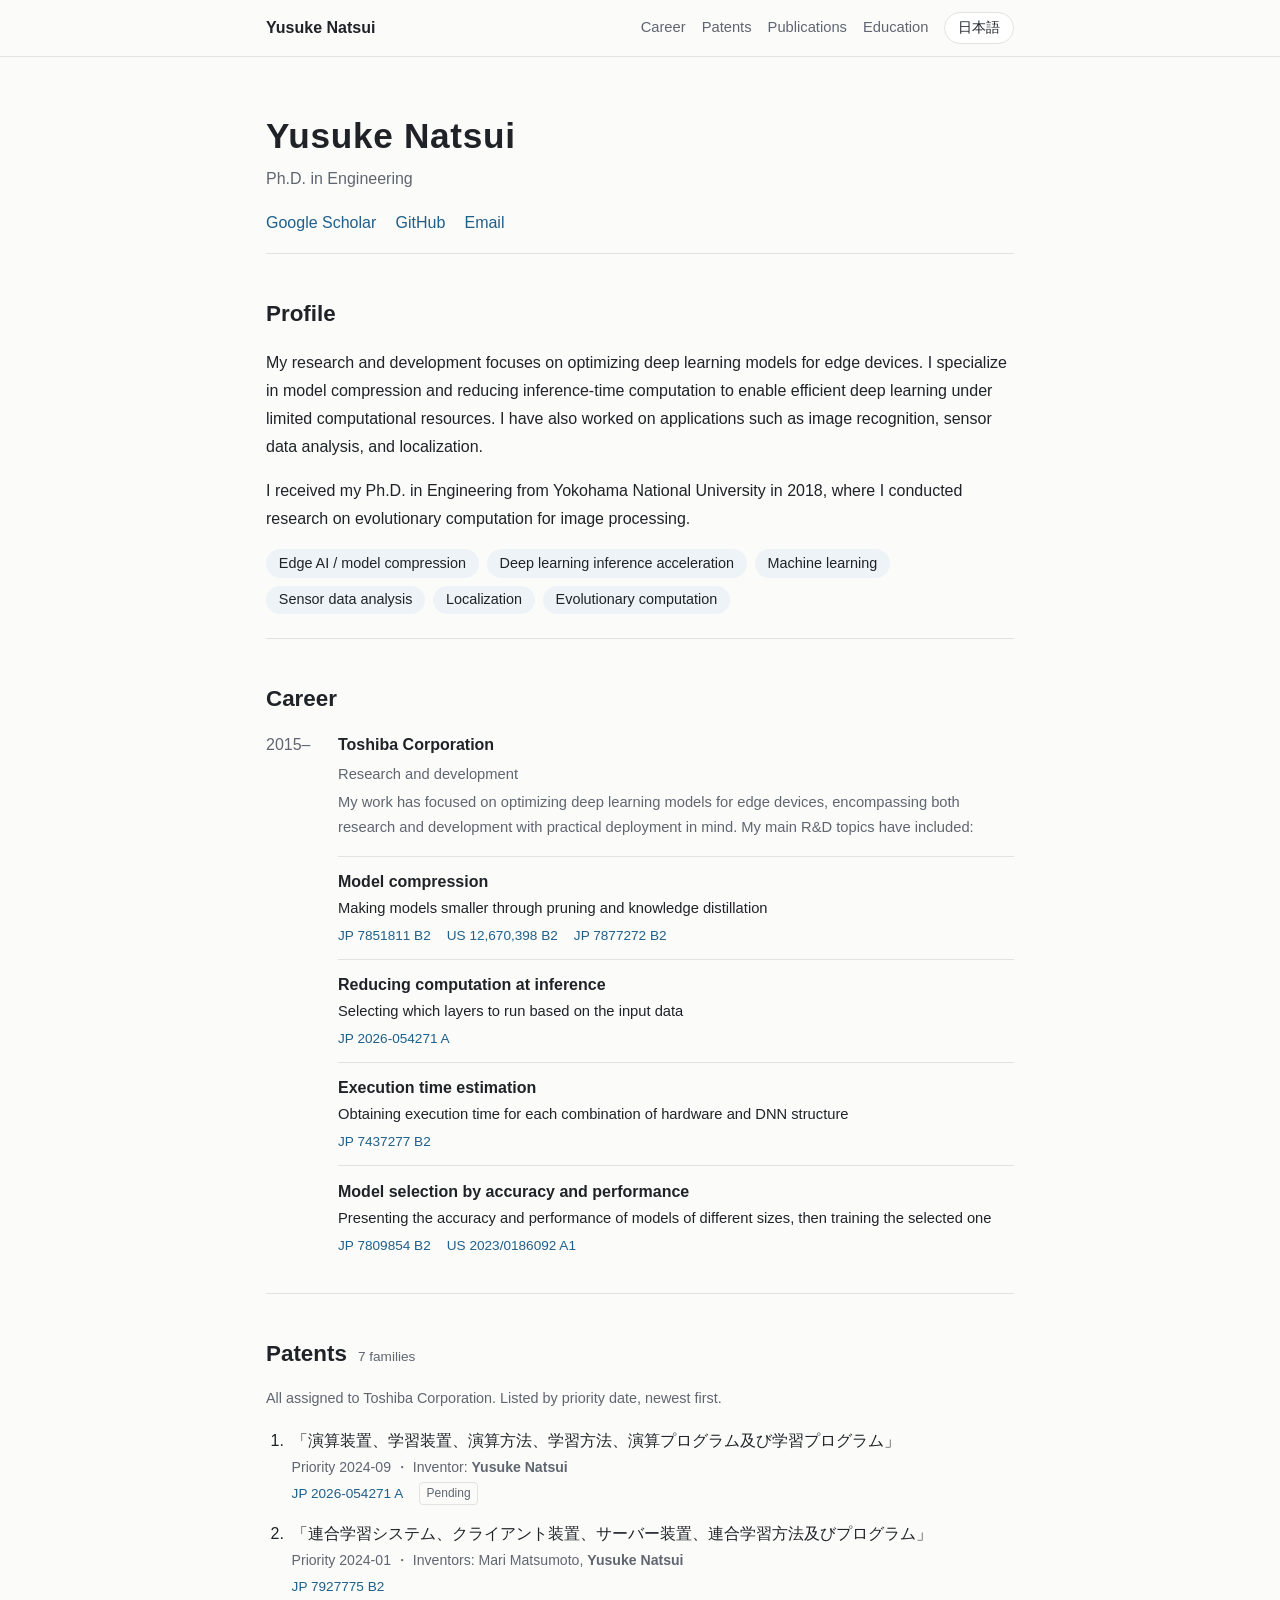
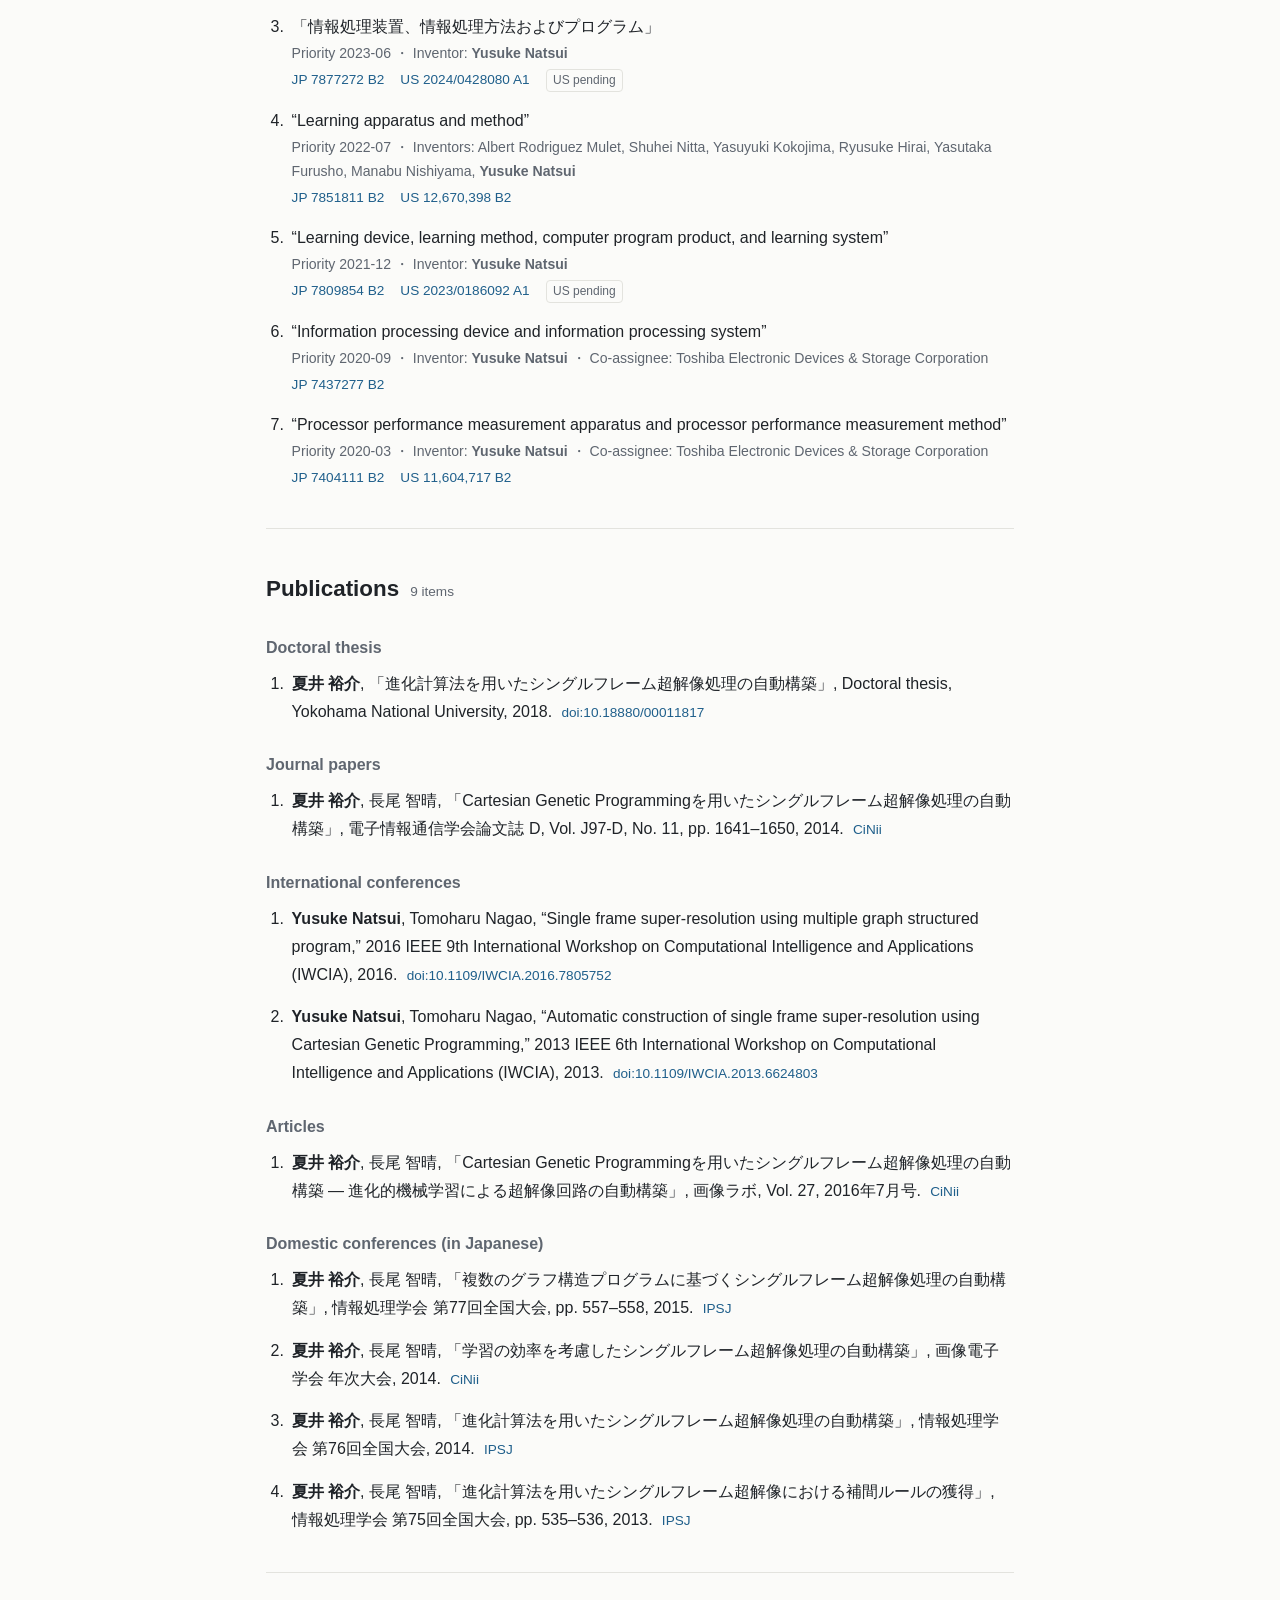
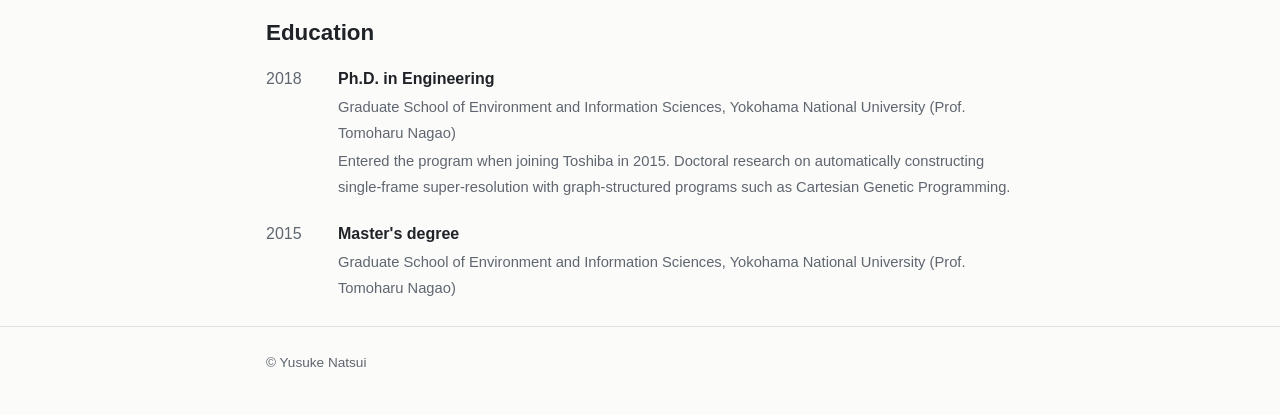
<file: index.html>
<!doctype html>
<html lang="ja" data-lang="ja">
<head>
  <meta charset="utf-8">
  <meta name="viewport" content="width=device-width, initial-scale=1">
  <title>夏井 裕介 | Yusuke Natsui</title>
  <meta name="description" content="夏井 裕介（Yusuke Natsui）のプロフィール、論文、特許 / Profile, publications and patents of Yusuke Natsui">
  <link rel="stylesheet" href="style.css">
  <script src="lang.js" defer></script>
</head>
<body>
  <header class="site-header">
    <div class="wrap header-inner">
      <a class="brand" href="#top">
        <span class="ja">夏井 裕介</span><span class="en">Yusuke Natsui</span>
      </a>
      <nav class="nav" aria-label="Sections">
        <a href="#career"><span class="ja">職歴</span><span class="en">Career</span></a>
        <a href="#patents"><span class="ja">特許</span><span class="en">Patents</span></a>
        <a href="#publications"><span class="ja">論文・発表</span><span class="en">Publications</span></a>
        <a href="#education"><span class="ja">学歴</span><span class="en">Education</span></a>
      </nav>
      <button class="lang-toggle" type="button" aria-label="Switch language / 言語切替">
        <span class="ja">English</span><span class="en">日本語</span>
      </button>
    </div>
  </header>

  <main id="top" class="wrap">
    <section class="hero">
      <h1>
        <span class="ja">夏井 裕介</span><span class="en">Yusuke Natsui</span>
      </h1>
      <p class="sub">
        <span class="ja">Yusuke Natsui ・ 博士（工学）</span>
        <span class="en">Ph.D. in Engineering</span>
      </p>
      <p class="links">
        <a href="https://scholar.google.com/citations?user=DrXEtKQAAAAJ">Google Scholar</a>
        <a href="https://github.com/nyatsui">GitHub</a>
        <a href="mailto:yusuke.natsui@gmail.com">Email</a>
      </p>
    </section>

    <section id="profile">
      <h2><span class="ja">プロフィール</span><span class="en">Profile</span></h2>
      <p class="ja">
        エッジ向け深層学習モデルの最適化を中心に、研究開発に取り組んでいます。特に、モデルの軽量化や推論時の演算量削減など、限られた計算資源で深層学習を効率的に動作させる技術を専門としています。また、画像認識やセンサデータ解析、自己位置推定など、応用分野の研究開発にも携わっています。
      </p>
      <p class="ja">
        横浜国立大学 大学院環境情報学府で進化計算を用いた画像処理を研究し、2018年に博士（工学）を取得しました。
      </p>
      <p class="en">
        My research and development focuses on optimizing deep learning models for edge devices. I specialize in
        model compression and reducing inference-time computation to enable efficient deep learning under limited
        computational resources. I have also worked on applications such as image recognition, sensor data analysis,
        and localization.
      </p>
      <p class="en">
        I received my Ph.D. in Engineering from Yokohama National University in 2018, where I conducted research on
        evolutionary computation for image processing.
      </p>
      <ul class="tags">
        <li><span class="ja">エッジAI・モデル軽量化</span><span class="en">Edge AI / model compression</span></li>
        <li><span class="ja">深層学習モデルの推論高速化</span><span class="en">Deep learning inference acceleration</span></li>
        <li><span class="ja">機械学習</span><span class="en">Machine learning</span></li>
        <li><span class="ja">センサデータ解析</span><span class="en">Sensor data analysis</span></li>
        <li><span class="ja">自己位置推定</span><span class="en">Localization</span></li>
        <li><span class="ja">進化計算</span><span class="en">Evolutionary computation</span></li>
      </ul>
    </section>

    <section id="career">
      <h2><span class="ja">職歴</span><span class="en">Career</span></h2>
      <ul class="timeline">
        <li>
          <span class="when">2015–</span>
          <div class="what">
            <strong class="org"><span class="ja">株式会社東芝</span><span class="en">Toshiba Corporation</span></strong>
            <span class="desc ja">研究開発</span>
            <span class="desc en">Research and development</span>
            <p class="desc ja">エッジ向け深層学習モデルの最適化を中心に、研究開発に従事してきました。研究だけでなく、実際の機器への適用を見据えた開発にも携わっています。これまでの主な研究開発テーマは次のとおりです。</p>
            <p class="desc en">My work has focused on optimizing deep learning models for edge devices, encompassing both research and development with practical deployment in mind. My main R&amp;D topics have included:</p>
            <ul class="themes">
              <li>
                <strong><span class="ja">モデルの軽量化</span><span class="en">Model compression</span></strong>
                <span class="ja">プルーニングと知識蒸留によってモデルを小さくする手法</span>
                <span class="en">Making models smaller through pruning and knowledge distillation</span>
                <div class="nums">
                  <a href="https://patents.google.com/patent/JP7851811B2/ja">JP 7851811 B2</a>
                  <a href="https://patents.google.com/patent/US12670398B2/en">US 12,670,398 B2</a>
                  <a href="https://patents.google.com/patent/JP7877272B2/ja">JP 7877272 B2</a>
                </div>
              </li>
              <li>
                <strong><span class="ja">推論時の演算量削減</span><span class="en">Reducing computation at inference</span></strong>
                <span class="ja">入力データに応じて実行するレイヤーを選ぶ手法</span>
                <span class="en">Selecting which layers to run based on the input data</span>
                <div class="nums">
                  <a href="https://patents.google.com/patent/JP2026054271A/ja">JP 2026-054271 A</a>
                </div>
              </li>
              <li>
                <strong><span class="ja">実行時間の推定</span><span class="en">Execution time estimation</span></strong>
                <span class="ja">ハードウェアとDNN構造の組み合わせごとに実行時間を求める技術</span>
                <span class="en">Obtaining execution time for each combination of hardware and DNN structure</span>
                <div class="nums">
                  <a href="https://patents.google.com/patent/JP7437277B2/ja">JP 7437277 B2</a>
                </div>
              </li>
              <li>
                <strong><span class="ja">精度と性能に応じたモデル選択</span><span class="en">Model selection by accuracy and performance</span></strong>
                <span class="ja">サイズの異なるモデルの精度と性能を示し、選んだモデルを学習する仕組み</span>
                <span class="en">Presenting the accuracy and performance of models of different sizes, then training the selected one</span>
                <div class="nums">
                  <a href="https://patents.google.com/patent/JP7809854B2/ja">JP 7809854 B2</a>
                  <a href="https://patents.google.com/patent/US20230186092A1/en">US 2023/0186092 A1</a>
                </div>
              </li>
            </ul>
          </div>
        </li>
      </ul>
    </section>

    <section id="patents">
      <h2><span class="ja">特許</span><span class="en">Patents</span> <span class="count"><span class="ja">7件</span><span class="en">7 families</span></span></h2>
      <p class="note">
        <span class="ja">出願人はいずれも株式会社東芝です。優先日の新しい順に掲載しています。</span>
        <span class="en">All assigned to Toshiba Corporation. Listed by priority date, newest first.</span>
      </p>
      <ol class="refs patents">
        <li>
          「演算装置、学習装置、演算方法、学習方法、演算プログラム及び学習プログラム」
          <div class="meta">
            <span class="ja">優先日 2024年9月 ・ 発明者: <b>夏井 裕介</b></span>
            <span class="en">Priority 2024-09 ・ Inventor: <b>Yusuke Natsui</b></span>
          </div>
          <div class="nums">
            <a href="https://patents.google.com/patent/JP2026054271A/ja">JP 2026-054271 A</a>
            <span class="status"><span class="ja">出願中</span><span class="en">Pending</span></span>
          </div>
        </li>
        <li>
          「連合学習システム、クライアント装置、サーバー装置、連合学習方法及びプログラム」
          <div class="meta">
            <span class="ja">優先日 2024年1月 ・ 発明者: 松本 麻里, <b>夏井 裕介</b></span>
            <span class="en">Priority 2024-01 ・ Inventors: Mari Matsumoto, <b>Yusuke Natsui</b></span>
          </div>
          <div class="nums">
            <a href="https://www.j-platpat.inpit.go.jp/c1801/PU/JP-7927775/15/ja">JP 7927775 B2</a>
          </div>
        </li>
        <li>
          「情報処理装置、情報処理方法およびプログラム」
          <div class="meta">
            <span class="ja">優先日 2023年6月 ・ 発明者: <b>夏井 裕介</b></span>
            <span class="en">Priority 2023-06 ・ Inventor: <b>Yusuke Natsui</b></span>
          </div>
          <div class="nums">
            <a href="https://patents.google.com/patent/JP7877272B2/ja">JP 7877272 B2</a>
            <a href="https://patents.google.com/patent/US20240428080A1/en">US 2024/0428080 A1</a>
            <span class="status"><span class="ja">米国出願中</span><span class="en">US pending</span></span>
          </div>
        </li>
        <li>
          <span class="ja">「学習装置、方法およびプログラム」</span>
          <span class="en">“Learning apparatus and method”</span>
          <div class="meta">
            <span class="ja">優先日 2022年7月 ・ 発明者: ムレー アルベール ロドリゲス, 新田 修平, 爰島 快行, 平井 隆介, 古庄 泰隆, 西山 学, <b>夏井 裕介</b></span>
            <span class="en">Priority 2022-07 ・ Inventors: Albert Rodriguez Mulet, Shuhei Nitta, Yasuyuki Kokojima, Ryusuke Hirai, Yasutaka Furusho, Manabu Nishiyama, <b>Yusuke Natsui</b></span>
          </div>
          <div class="nums">
            <a href="https://patents.google.com/patent/JP7851811B2/ja">JP 7851811 B2</a>
            <a href="https://patents.google.com/patent/US12670398B2/en">US 12,670,398 B2</a>
          </div>
        </li>
        <li>
          <span class="ja">「学習装置、学習方法、学習プログラム、および学習システム」</span>
          <span class="en">“Learning device, learning method, computer program product, and learning system”</span>
          <div class="meta">
            <span class="ja">優先日 2021年12月 ・ 発明者: <b>夏井 裕介</b></span>
            <span class="en">Priority 2021-12 ・ Inventor: <b>Yusuke Natsui</b></span>
          </div>
          <div class="nums">
            <a href="https://patents.google.com/patent/JP7809854B2/ja">JP 7809854 B2</a>
            <a href="https://patents.google.com/patent/US20230186092A1/en">US 2023/0186092 A1</a>
            <span class="status"><span class="ja">米国出願中</span><span class="en">US pending</span></span>
          </div>
        </li>
        <li>
          <span class="ja">「情報処理装置及び情報処理システム」</span>
          <span class="en">“Information processing device and information processing system”</span>
          <div class="meta">
            <span class="ja">優先日 2020年9月 ・ 発明者: <b>夏井 裕介</b> ・ 共同出願人: 東芝デバイス＆ストレージ株式会社</span>
            <span class="en">Priority 2020-09 ・ Inventor: <b>Yusuke Natsui</b> ・ Co-assignee: Toshiba Electronic Devices &amp; Storage Corporation</span>
          </div>
          <div class="nums">
            <a href="https://patents.google.com/patent/JP7437277B2/ja">JP 7437277 B2</a>
          </div>
        </li>
        <li>
          <span class="ja">「プロセッサ性能測定装置」</span>
          <span class="en">“Processor performance measurement apparatus and processor performance measurement method”</span>
          <div class="meta">
            <span class="ja">優先日 2020年3月 ・ 発明者: <b>夏井 裕介</b> ・ 共同出願人: 東芝デバイス＆ストレージ株式会社</span>
            <span class="en">Priority 2020-03 ・ Inventor: <b>Yusuke Natsui</b> ・ Co-assignee: Toshiba Electronic Devices &amp; Storage Corporation</span>
          </div>
          <div class="nums">
            <a href="https://patents.google.com/patent/JP7404111B2/ja">JP 7404111 B2</a>
            <a href="https://patents.google.com/patent/US11604717B2/en">US 11,604,717 B2</a>
          </div>
        </li>
      </ol>
    </section>

    <section id="publications">
      <h2><span class="ja">論文・発表</span><span class="en">Publications</span> <span class="count"><span class="ja">9件</span><span class="en">9 items</span></span></h2>

      <h3><span class="ja">博士論文</span><span class="en">Doctoral thesis</span></h3>
      <ol class="refs">
        <li>
          <b>夏井 裕介</b>,
          「進化計算法を用いたシングルフレーム超解像処理の自動構築」,
          <span class="ja">博士論文, 横浜国立大学</span><span class="en">Doctoral thesis, Yokohama National University</span>, 2018.
          <a class="id" href="https://doi.org/10.18880/00011817">doi:10.18880/00011817</a>
        </li>
      </ol>

      <h3><span class="ja">論文誌</span><span class="en">Journal papers</span></h3>
      <ol class="refs">
        <li>
          <b>夏井 裕介</b>, 長尾 智晴,
          「Cartesian Genetic Programmingを用いたシングルフレーム超解像処理の自動構築」,
          電子情報通信学会論文誌 D, Vol. J97-D, No. 11, pp. 1641–1650, 2014.
          <a class="id" href="https://cir.nii.ac.jp/crid/1010000782283412242">CiNii</a>
        </li>
      </ol>

      <h3><span class="ja">国際会議</span><span class="en">International conferences</span></h3>
      <ol class="refs">
        <li>
          <b>Yusuke Natsui</b>, Tomoharu Nagao,
          “Single frame super-resolution using multiple graph structured program,”
          2016 IEEE 9th International Workshop on Computational Intelligence and Applications (IWCIA), 2016.
          <a class="id" href="https://doi.org/10.1109/IWCIA.2016.7805752">doi:10.1109/IWCIA.2016.7805752</a>
        </li>
        <li>
          <b>Yusuke Natsui</b>, Tomoharu Nagao,
          “Automatic construction of single frame super-resolution using Cartesian Genetic Programming,”
          2013 IEEE 6th International Workshop on Computational Intelligence and Applications (IWCIA), 2013.
          <a class="id" href="https://doi.org/10.1109/IWCIA.2013.6624803">doi:10.1109/IWCIA.2013.6624803</a>
        </li>
      </ol>

      <h3><span class="ja">解説記事</span><span class="en">Articles</span></h3>
      <ol class="refs">
        <li>
          <b>夏井 裕介</b>, 長尾 智晴,
          「Cartesian Genetic Programmingを用いたシングルフレーム超解像処理の自動構築 ― 進化的機械学習による超解像回路の自動構築」,
          画像ラボ, Vol. 27, 2016年7月号.
          <a class="id" href="https://cir.nii.ac.jp/crid/1523388080116699136">CiNii</a>
        </li>
      </ol>

      <h3><span class="ja">国内発表</span><span class="en">Domestic conferences (in Japanese)</span></h3>
      <ol class="refs">
        <li>
          <b>夏井 裕介</b>, 長尾 智晴,
          「複数のグラフ構造プログラムに基づくシングルフレーム超解像処理の自動構築」,
          情報処理学会 第77回全国大会, pp. 557–558, 2015.
          <a class="id" href="https://ipsj.ixsq.nii.ac.jp/records/164468">IPSJ</a>
        </li>
        <li>
          <b>夏井 裕介</b>, 長尾 智晴,
          「学習の効率を考慮したシングルフレーム超解像処理の自動構築」,
          画像電子学会 年次大会, 2014.
          <a class="id" href="https://cir.nii.ac.jp/crid/1390852174972927104">CiNii</a>
        </li>
        <li>
          <b>夏井 裕介</b>, 長尾 智晴,
          「進化計算法を用いたシングルフレーム超解像処理の自動構築」,
          情報処理学会 第76回全国大会, 2014.
          <a class="id" href="https://ipsj.ixsq.nii.ac.jp/records/104732">IPSJ</a>
        </li>
        <li>
          <b>夏井 裕介</b>, 長尾 智晴,
          「進化計算法を用いたシングルフレーム超解像における補間ルールの獲得」,
          情報処理学会 第75回全国大会, pp. 535–536, 2013.
          <a class="id" href="https://ipsj.ixsq.nii.ac.jp/records/111438">IPSJ</a>
        </li>
      </ol>
    </section>

    <section id="education">
      <h2><span class="ja">学歴</span><span class="en">Education</span></h2>
      <ul class="timeline">
        <li>
          <span class="when">2018</span>
          <div class="what">
            <strong class="org"><span class="ja">博士（工学）</span><span class="en">Ph.D. in Engineering</span></strong>
            <span class="desc ja">横浜国立大学 大学院環境情報学府（長尾 智晴 研究室）</span>
            <span class="desc en">Graduate School of Environment and Information Sciences, Yokohama National University (Prof. Tomoharu Nagao)</span>
            <span class="desc ja">2015年の入社と同時に進学し、Cartesian Genetic Programming などのグラフ構造プログラムを用いて、シングルフレーム超解像処理を自動構築する研究に取り組みました。</span>
            <span class="desc en">Entered the program when joining Toshiba in 2015. Doctoral research on automatically constructing single-frame super-resolution with graph-structured programs such as Cartesian Genetic Programming.</span>
          </div>
        </li>
        <li>
          <span class="when">2015</span>
          <div class="what">
            <strong class="org"><span class="ja">修士課程修了</span><span class="en">Master's degree</span></strong>
            <span class="desc ja">横浜国立大学 大学院環境情報学府（長尾 智晴 研究室）</span>
            <span class="desc en">Graduate School of Environment and Information Sciences, Yokohama National University (Prof. Tomoharu Nagao)</span>
          </div>
        </li>
      </ul>
    </section>
  </main>

  <footer class="site-footer">
    <div class="wrap">© Yusuke Natsui</div>
  </footer>
</body>
</html>
</file>
<file: style.css>
:root {
  --bg: #fbfbf9;
  --surface: #ffffff;
  --text: #1f2328;
  --muted: #5f6670;
  --line: #e3e3de;
  --accent: #1f5f8b;
  --tag-bg: #eef3f7;
  color-scheme: light;
}

@media (prefers-color-scheme: dark) {
  :root {
    --bg: #15171a;
    --surface: #1c1f23;
    --text: #e6e7e9;
    --muted: #9aa1aa;
    --line: #2c3036;
    --accent: #7db7e0;
    --tag-bg: #232a31;
    color-scheme: dark;
  }
}

* { box-sizing: border-box; }

html { scroll-behavior: smooth; scroll-padding-top: 4.5rem; }

body {
  margin: 0;
  background: var(--bg);
  color: var(--text);
  font-family: -apple-system, BlinkMacSystemFont, "Hiragino Sans", "Hiragino Kaku Gothic ProN",
    "Noto Sans JP", "Segoe UI", Meiryo, sans-serif;
  font-size: 16px;
  line-height: 1.75;
  -webkit-text-size-adjust: 100%;
}

/* Language switching: only the active language's spans are shown. */
html[data-lang="ja"] .en,
html[data-lang="en"] .ja { display: none !important; }

a { color: var(--accent); text-decoration: none; }
a:hover { text-decoration: underline; }

.wrap { max-width: 780px; margin: 0 auto; padding: 0 16px; }

.site-header {
  position: sticky;
  top: 0;
  z-index: 10;
  background: color-mix(in srgb, var(--bg) 90%, transparent);
  backdrop-filter: blur(8px);
  border-bottom: 1px solid var(--line);
}

.header-inner {
  display: flex;
  align-items: center;
  gap: 1rem;
  height: 3.5rem;
}

.brand { color: var(--text); font-weight: 600; white-space: nowrap; }

.nav { display: flex; gap: 1rem; margin-left: auto; font-size: 0.92rem; }
.nav a { color: var(--muted); }
.nav a:hover { color: var(--text); text-decoration: none; }

.lang-toggle {
  font: inherit;
  font-size: 0.85rem;
  color: var(--text);
  background: var(--surface);
  border: 1px solid var(--line);
  border-radius: 999px;
  padding: 0.2rem 0.8rem;
  cursor: pointer;
}
.lang-toggle:hover { border-color: var(--accent); }

.hero { padding: 3.5rem 0 1rem; }
.hero h1 { font-size: 2.2rem; line-height: 1.3; margin: 0; letter-spacing: 0.02em; }
.hero .sub { color: var(--muted); margin: 0.4rem 0 0; }
.hero .links { display: flex; gap: 1.2rem; margin: 1rem 0 0; }

section { padding: 1.5rem 0; }
section + section { border-top: 1px solid var(--line); }

h2 { font-size: 1.4rem; margin: 1rem 0 0.8rem; }
h3 { font-size: 1rem; color: var(--muted); font-weight: 600; margin: 1.6rem 0 0.5rem; }

.timeline { list-style: none; padding: 0; margin: 0; }
.timeline > li { display: flex; gap: 1rem; }
.timeline > li + li { margin-top: 1.2rem; }
.timeline .when { flex: 0 0 3.5rem; color: var(--muted); font-variant-numeric: tabular-nums; }
.timeline .what { flex: 1; min-width: 0; }
.timeline .org { display: block; font-weight: 600; }
.timeline .desc { display: block; color: var(--muted); font-size: 0.92rem; margin: 0.15rem 0 0; }

.themes { list-style: none; padding: 0; margin: 0.9rem 0 0; }
.themes > li { padding: 0.7rem 0; border-top: 1px solid var(--line); font-size: 0.92rem; }
.themes strong { display: block; font-size: 1rem; font-weight: 600; }
.nums { display: flex; flex-wrap: wrap; gap: 0.2rem 1rem; align-items: center; font-size: 0.85rem; margin-top: 0.15rem; }

.count { color: var(--muted); font-size: 0.85rem; font-weight: 400; margin-left: 0.3rem; }

.tags { list-style: none; padding: 0; margin: 1rem 0 0; display: flex; flex-wrap: wrap; gap: 0.5rem; }
.tags li { background: var(--tag-bg); border-radius: 999px; padding: 0.1rem 0.8rem; font-size: 0.9rem; }

.refs { padding-left: 1.4rem; margin: 0; }
.refs li { margin: 0 0 0.9rem; padding-left: 0.2rem; }
.refs b { font-weight: 600; }
.refs .id { font-size: 0.85rem; margin-left: 0.3rem; white-space: nowrap; }

.note { color: var(--muted); font-size: 0.9rem; margin: 0 0 1rem; }

.patents .meta { color: var(--muted); font-size: 0.88rem; }
.patents .status {
  font-size: 0.75rem;
  border: 1px solid var(--line);
  border-radius: 4px;
  padding: 0 0.4rem;
  color: var(--muted);
}

.site-footer { border-top: 1px solid var(--line); color: var(--muted); font-size: 0.85rem; padding: 1.5rem 0 2.5rem; }

@media (max-width: 560px) {
  .nav { display: none; }
  .lang-toggle { margin-left: auto; }
  .hero { padding-top: 2.5rem; }
  .hero h1 { font-size: 1.8rem; }
  .timeline > li { flex-direction: column; gap: 0; }
  .timeline .when { flex: none; }
}
</file>
